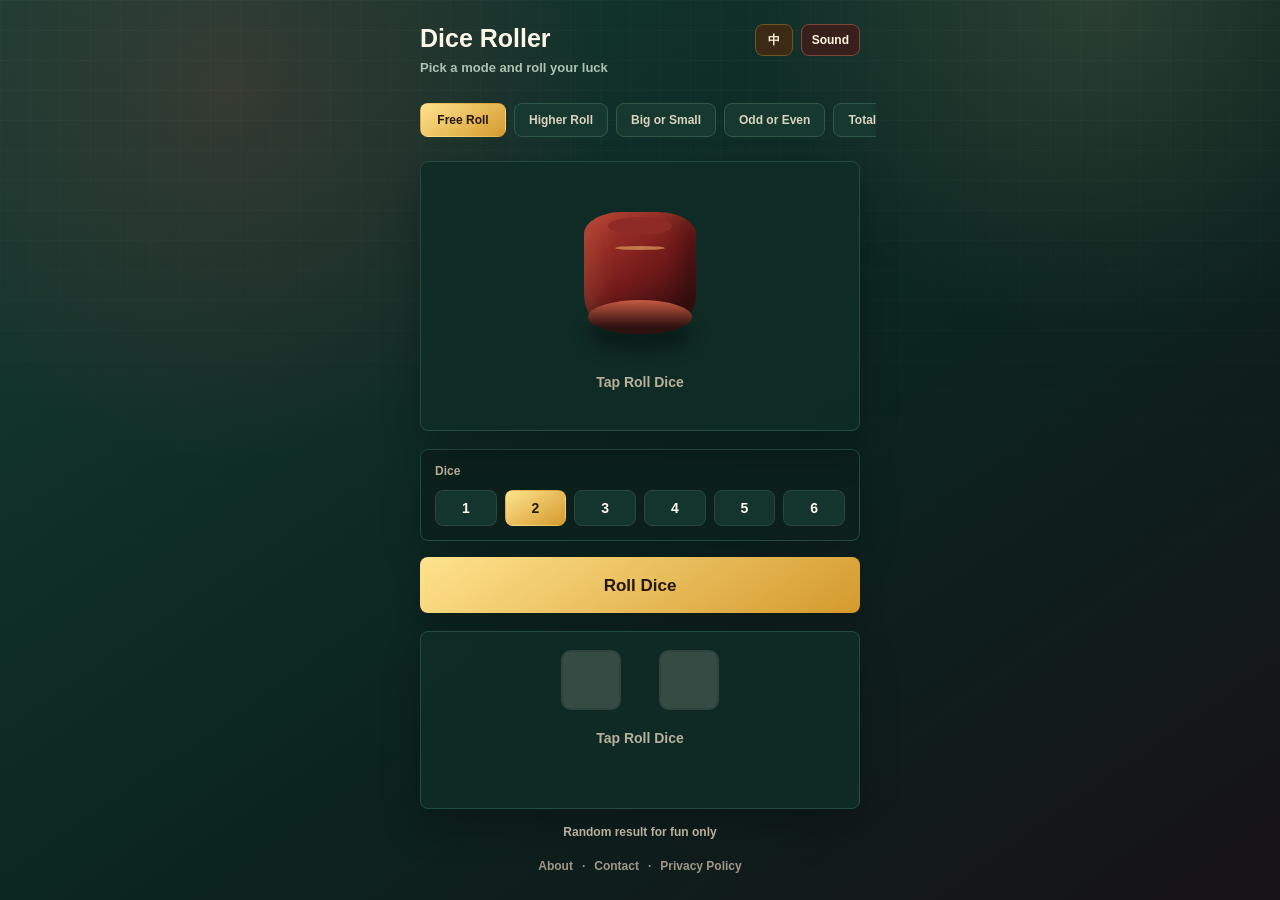
<file: index.html>
<!doctype html>
<html lang="en">
  <head>
    <meta charset="UTF-8" />
    <meta name="viewport" content="width=device-width, initial-scale=1, viewport-fit=cover" />
    <meta
      name="description"
      content="A mobile-friendly dice roller with multiple party modes, swipe-to-reveal dice cup interaction, and bilingual pages."
    />
    <meta name="google-site-verification" content="jJl_vysem5ybrg8cNUhe-QkbvT-rqSMrDuZvG7GknRQ" />
    <title>Dice Roller</title>
    <script
      async
      src="https://pagead2.googlesyndication.com/pagead/js/adsbygoogle.js?client=ca-pub-9318619230731009"
      crossorigin="anonymous"
    ></script>
    <link rel="stylesheet" href="./styles.css" />
  </head>
  <body>
    <main class="app-shell" aria-live="polite">
      <header class="top-bar">
        <div>
          <h1 data-i18n="appTitle">Dice Roller</h1>
          <p data-i18n="subtitle">Pick a mode and roll your luck</p>
        </div>
        <div class="top-actions">
          <button class="icon-button" id="languageButton" type="button" aria-label="Switch language">
            中
          </button>
          <button class="icon-button sound-button" id="soundButton" type="button" aria-label="Toggle sound">
            Sound
          </button>
        </div>
      </header>

      <nav class="mode-tabs" id="modeTabs" aria-label="Dice modes"></nav>

      <section class="hero-panel" id="heroPanel" aria-label="Dice cup">
        <div class="tray-preview" id="trayPreview" aria-hidden="true"></div>
        <div class="cup-wrap" id="cupWrap" role="button" tabindex="0" aria-label="Reveal dice">
          <div class="dice-cup" aria-hidden="true">
            <span></span>
          </div>
        </div>
        <p class="hero-status" id="heroStatus">Tap Roll Dice</p>
      </section>

      <section class="controls-panel" id="controlsPanel"></section>

      <button class="primary-button" id="rollButton" type="button">Roll Dice</button>

      <section class="result-panel" id="resultPanel" aria-label="Result">
        <div class="empty-state">
          <div class="placeholder-dice" aria-hidden="true"></div>
          <div class="placeholder-dice" aria-hidden="true"></div>
          <p data-i18n="tapToRoll">Tap Roll Dice</p>
        </div>
      </section>

      <footer class="footer-note" id="footerNote">
        <p data-i18n="entertainmentNote">Random result for fun only</p>
      </footer>

      <nav class="static-links" id="staticLinks" aria-label="Site links">
        <a href="./about.html" data-i18n="about">About</a>
        <a href="./contact.html" data-i18n="contact">Contact</a>
        <a href="./privacy.html" data-i18n="privacyPolicy">Privacy Policy</a>
      </nav>
    </main>

    <script src="./main.js"></script>
  </body>
</html>
</file>
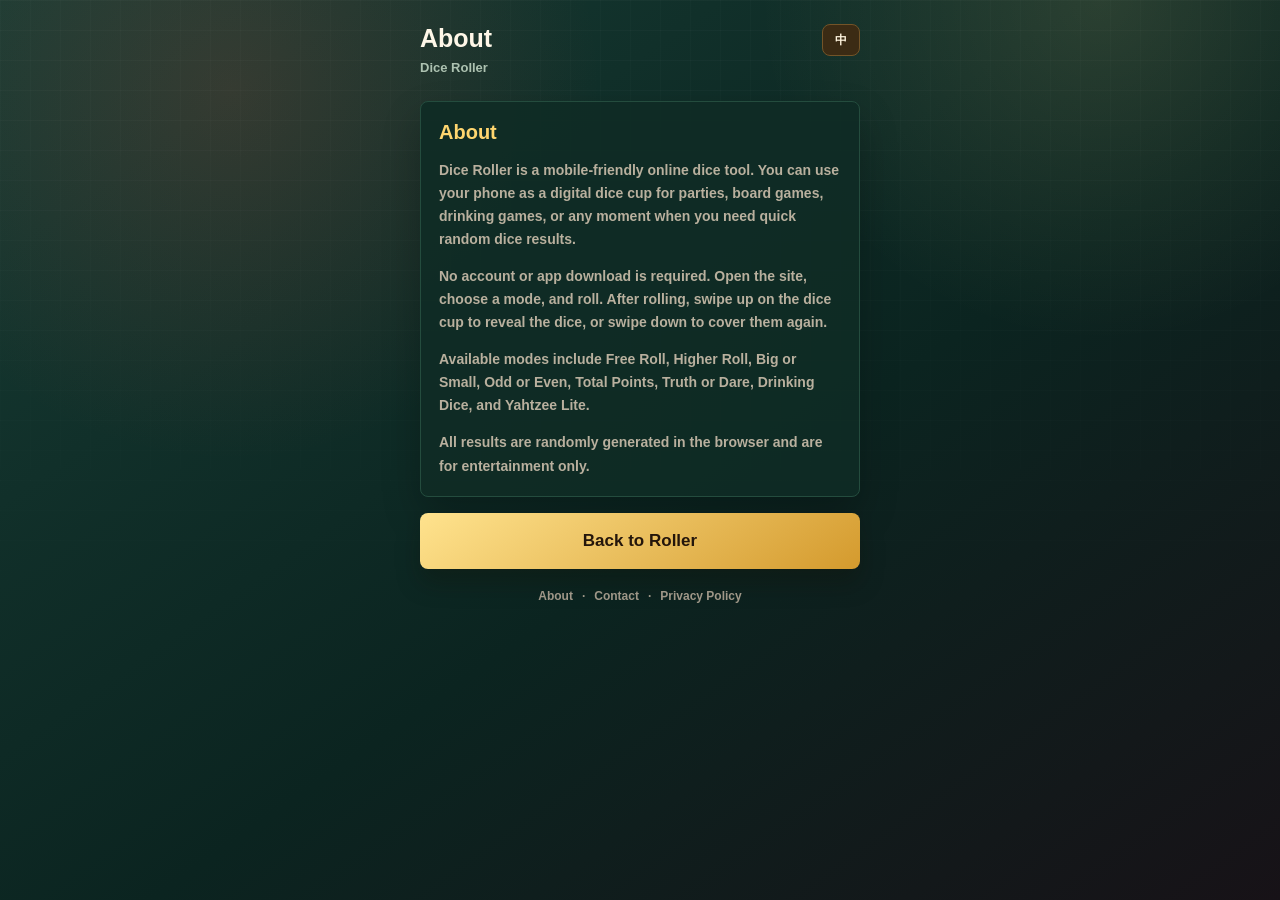
<file: about.html>
<!doctype html>
<html lang="en">
  <head>
    <meta charset="UTF-8" />
    <meta name="viewport" content="width=device-width, initial-scale=1, viewport-fit=cover" />
    <meta name="description" content="About Dice Roller, a mobile-friendly online dice cup." />
    <title>About | Dice Roller</title>
    <script
      async
      src="https://pagead2.googlesyndication.com/pagead/js/adsbygoogle.js?client=ca-pub-9318619230731009"
      crossorigin="anonymous"
    ></script>
    <link rel="stylesheet" href="./styles.css" />
  </head>
  <body>
    <main class="app-shell static-page" data-static-page="about">
      <header class="top-bar">
        <div>
          <h1 data-static-title>About</h1>
          <p>Dice Roller</p>
        </div>
        <button class="icon-button" id="languageButton" type="button" aria-label="Switch language">中</button>
      </header>

      <article class="static-card" id="staticContent"></article>

      <a class="primary-link" href="./index.html" data-ui-copy="backToRoller">Back to Roller</a>

      <nav class="static-links" aria-label="Site links">
        <a href="./about.html" data-ui-copy="about">About</a>
        <a href="./contact.html" data-ui-copy="contact">Contact</a>
        <a href="./privacy.html" data-ui-copy="privacyPolicy">Privacy Policy</a>
      </nav>
    </main>
    <script src="./static.js"></script>
  </body>
</html>
</file>
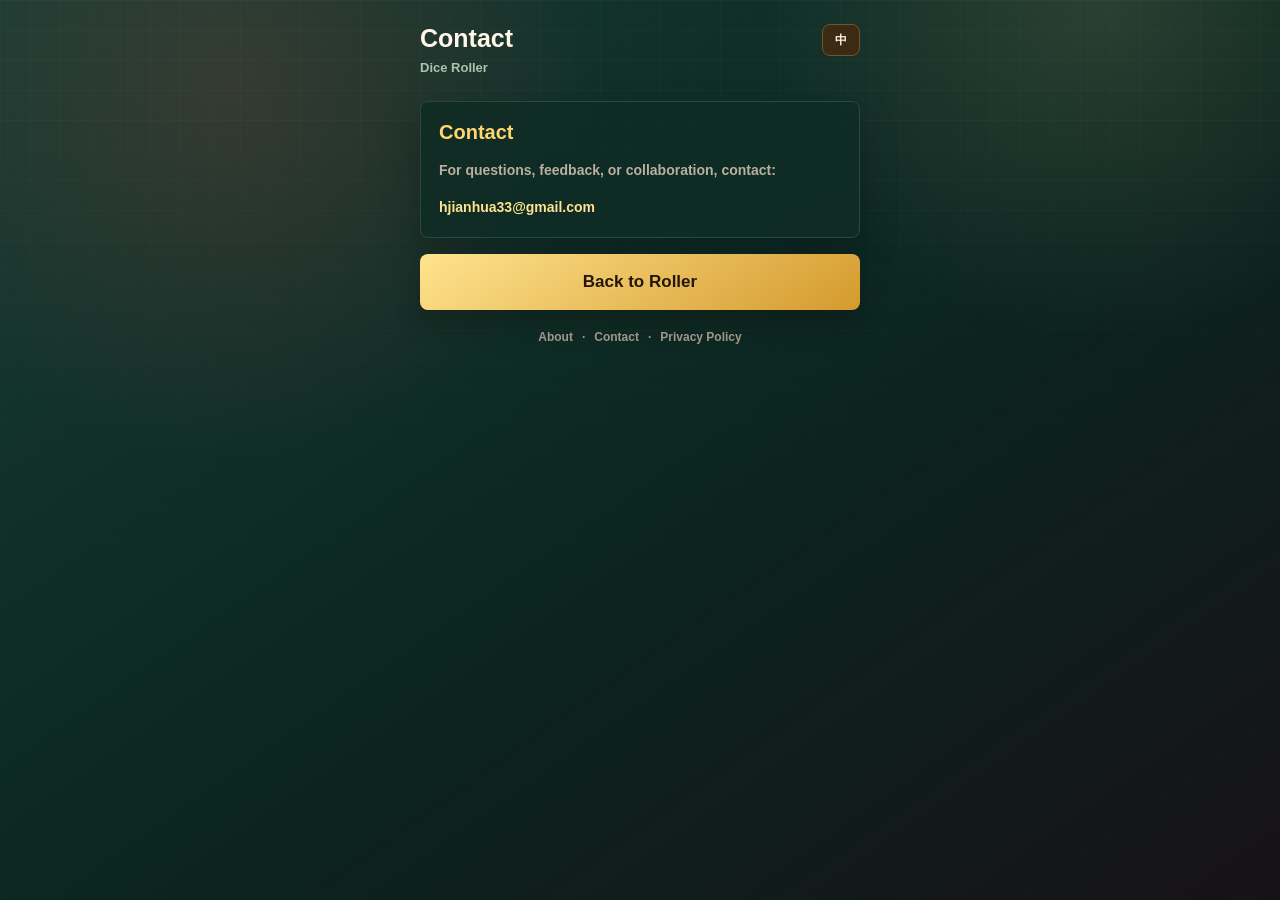
<file: contact.html>
<!doctype html>
<html lang="en">
  <head>
    <meta charset="UTF-8" />
    <meta name="viewport" content="width=device-width, initial-scale=1, viewport-fit=cover" />
    <meta name="description" content="Contact Dice Roller." />
    <title>Contact | Dice Roller</title>
    <script
      async
      src="https://pagead2.googlesyndication.com/pagead/js/adsbygoogle.js?client=ca-pub-9318619230731009"
      crossorigin="anonymous"
    ></script>
    <link rel="stylesheet" href="./styles.css" />
  </head>
  <body>
    <main class="app-shell static-page" data-static-page="contact">
      <header class="top-bar">
        <div>
          <h1 data-static-title>Contact</h1>
          <p>Dice Roller</p>
        </div>
        <button class="icon-button" id="languageButton" type="button" aria-label="Switch language">中</button>
      </header>

      <article class="static-card" id="staticContent"></article>

      <a class="primary-link" href="./index.html" data-ui-copy="backToRoller">Back to Roller</a>

      <nav class="static-links" aria-label="Site links">
        <a href="./about.html" data-ui-copy="about">About</a>
        <a href="./contact.html" data-ui-copy="contact">Contact</a>
        <a href="./privacy.html" data-ui-copy="privacyPolicy">Privacy Policy</a>
      </nav>
    </main>
    <script src="./static.js"></script>
  </body>
</html>
</file>
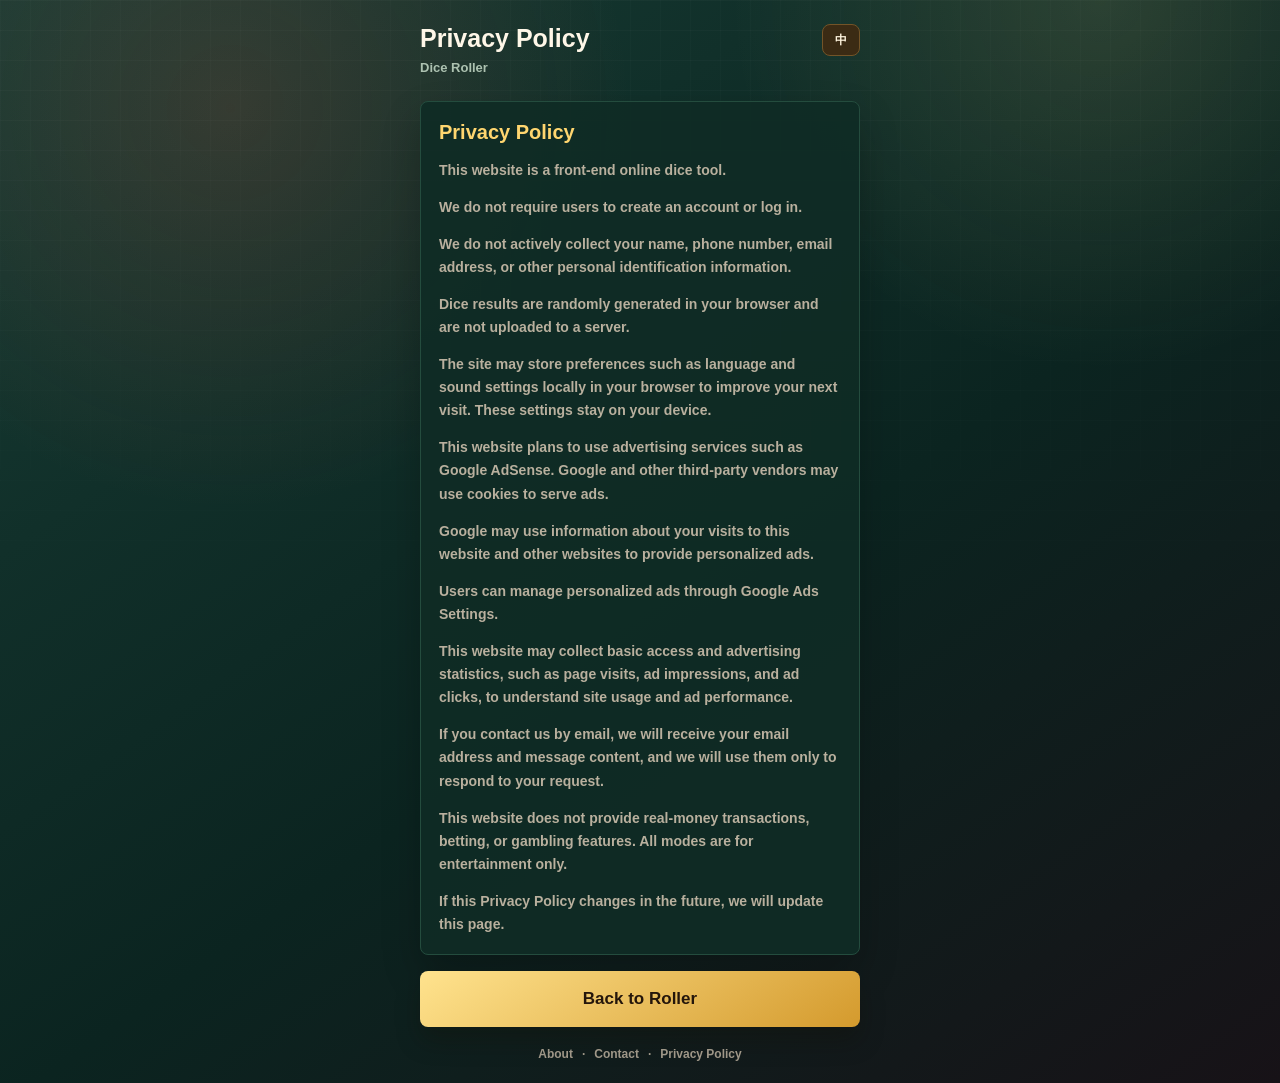
<file: privacy.html>
<!doctype html>
<html lang="en">
  <head>
    <meta charset="UTF-8" />
    <meta name="viewport" content="width=device-width, initial-scale=1, viewport-fit=cover" />
    <meta name="description" content="Privacy Policy for Dice Roller." />
    <title>Privacy Policy | Dice Roller</title>
    <script
      async
      src="https://pagead2.googlesyndication.com/pagead/js/adsbygoogle.js?client=ca-pub-9318619230731009"
      crossorigin="anonymous"
    ></script>
    <link rel="stylesheet" href="./styles.css" />
  </head>
  <body>
    <main class="app-shell static-page" data-static-page="privacyPolicy">
      <header class="top-bar">
        <div>
          <h1 data-static-title>Privacy Policy</h1>
          <p>Dice Roller</p>
        </div>
        <button class="icon-button" id="languageButton" type="button" aria-label="Switch language">中</button>
      </header>

      <article class="static-card" id="staticContent"></article>

      <a class="primary-link" href="./index.html" data-ui-copy="backToRoller">Back to Roller</a>

      <nav class="static-links" aria-label="Site links">
        <a href="./about.html" data-ui-copy="about">About</a>
        <a href="./contact.html" data-ui-copy="contact">Contact</a>
        <a href="./privacy.html" data-ui-copy="privacyPolicy">Privacy Policy</a>
      </nav>
    </main>
    <script src="./static.js"></script>
  </body>
</html>
</file>
<file: styles.css>
:root {
  --background-top: #173c34;
  --background-middle: #0b2420;
  --background-bottom: #171217;
  --surface: #102c25;
  --surface-muted: #0d201c;
  --surface-warm: #351b17;
  --stroke-green: #244c3e;
  --stroke-muted: #2b473e;
  --stroke-warm: #a24734;
  --gold-top: #ffe38e;
  --gold-bottom: #d49a2d;
  --red-top: #e2543e;
  --red-bottom: #90211e;
  --cup-top: #b43b2e;
  --cup-middle: #6f1919;
  --cup-bottom: #2b0d12;
  --text-primary: #fff7e8;
  --text-secondary: #b9b09e;
  --text-muted: #9f9788;
  --dice-face: #fffaf0;
  --dice-pip: #161616;
  --panel-radius: 8px;
}

* {
  box-sizing: border-box;
}

html {
  min-height: 100%;
  background: #07110f;
}

body {
  min-height: 100%;
  margin: 0;
  overflow-x: hidden;
  background:
    radial-gradient(circle at 18% 10%, rgba(226, 84, 62, 0.16), transparent 28%),
    radial-gradient(circle at 86% 0%, rgba(255, 227, 142, 0.12), transparent 24%),
    linear-gradient(145deg, var(--background-top), var(--background-middle) 56%, var(--background-bottom));
  color: var(--text-primary);
  font-family: -apple-system, BlinkMacSystemFont, "Segoe UI", "PingFang SC", "Microsoft YaHei", Arial, sans-serif;
}

body::before {
  position: fixed;
  inset: 0;
  pointer-events: none;
  content: "";
  background-image:
    linear-gradient(rgba(255, 255, 255, 0.035) 1px, transparent 1px),
    linear-gradient(90deg, rgba(255, 255, 255, 0.025) 1px, transparent 1px);
  background-size: 30px 30px;
  mask-image: linear-gradient(to bottom, rgba(0, 0, 0, 0.75), transparent 78%);
}

button,
a {
  font: inherit;
}

button {
  border: 0;
}

a {
  color: inherit;
}

.app-shell {
  position: relative;
  width: min(100%, 480px);
  min-height: 100vh;
  min-height: 100dvh;
  margin: 0 auto;
  padding: 24px 16px calc(22px + env(safe-area-inset-bottom));
}

.top-bar {
  display: flex;
  align-items: flex-start;
  justify-content: space-between;
  gap: 14px;
}

.top-bar h1 {
  margin: 0;
  color: var(--text-primary);
  font-size: 25px;
  font-weight: 850;
  line-height: 1.12;
  letter-spacing: 0;
}

.top-bar p {
  margin: 7px 0 0;
  color: #adc2b1;
  font-size: 13px;
  font-weight: 650;
  line-height: 1.35;
}

.top-actions {
  display: flex;
  flex: 0 0 auto;
  gap: 8px;
}

.icon-button {
  min-width: 38px;
  height: 32px;
  padding: 0 10px;
  border: 1px solid #735428;
  border-radius: var(--panel-radius);
  background: #3b2b14;
  color: #fff5df;
  font-size: 12px;
  font-weight: 850;
  line-height: 30px;
}

.sound-button {
  min-width: 58px;
  border-color: #7c4a38;
  background: #37201b;
}

.mode-tabs {
  display: flex;
  gap: 8px;
  margin: 26px -16px 0 0;
  padding: 0 16px 4px 0;
  overflow-x: auto;
  overscroll-behavior-x: contain;
  scrollbar-width: none;
}

.mode-tabs::-webkit-scrollbar {
  display: none;
}

.mode-tab {
  flex: 0 0 auto;
  min-width: 86px;
  height: 34px;
  padding: 0 14px;
  border: 1px solid #315747;
  border-radius: var(--panel-radius);
  background: #17382f;
  color: #dad3c4;
  font-size: 12px;
  font-weight: 800;
  white-space: nowrap;
}

.mode-tab.is-active {
  border-color: transparent;
  background: linear-gradient(145deg, var(--gold-top), var(--gold-bottom));
  color: #24160b;
}

.mode-tab:disabled,
.primary-button:disabled,
.count-button:disabled,
.secondary-button:disabled {
  cursor: not-allowed;
  opacity: 0.62;
}

.hero-panel,
.result-panel,
.controls-panel,
.static-card {
  border: 1px solid var(--stroke-green);
  border-radius: var(--panel-radius);
  background: rgba(16, 44, 37, 0.92);
  box-shadow: 0 18px 38px rgba(0, 0, 0, 0.24);
}

.hero-panel {
  position: relative;
  min-height: 270px;
  margin-top: 20px;
  padding: 22px 16px 16px;
  overflow: hidden;
  text-align: center;
}

.tray-preview {
  position: absolute;
  left: 50%;
  top: 82px;
  display: flex;
  width: min(88%, 292px);
  min-height: 86px;
  align-items: center;
  justify-content: center;
  gap: 8px;
  transform: translateX(-50%);
  opacity: 0;
  transition: opacity 180ms ease;
}

.hero-panel.has-result.is-open .tray-preview {
  opacity: 1;
}

.hero-panel.has-result.is-closed .tray-preview {
  opacity: 0.22;
  filter: blur(1px);
}

.cup-wrap {
  position: relative;
  z-index: 2;
  display: flex;
  justify-content: center;
  width: 170px;
  height: 190px;
  margin: 0 auto;
  touch-action: none;
  cursor: pointer;
  transform: translateY(var(--cup-offset, 0px));
  transition: transform 180ms ease;
}

.cup-wrap.is-dragging {
  transition: none;
}

.cup-wrap.is-rolling {
  animation: shakeCup 1500ms ease-in-out both;
}

.dice-cup {
  position: relative;
  width: 140px;
  height: 170px;
}

.dice-cup::before {
  position: absolute;
  left: 14px;
  top: 28px;
  width: 112px;
  height: 116px;
  border-radius: 38px 38px 28px 28px / 22px 22px 34px 34px;
  content: "";
  background: linear-gradient(145deg, var(--cup-top), var(--cup-middle) 55%, var(--cup-bottom));
  box-shadow: inset 12px 0 22px rgba(255, 210, 142, 0.12), inset -14px -20px 22px rgba(0, 0, 0, 0.3);
}

.dice-cup::after {
  position: absolute;
  left: 18px;
  bottom: 20px;
  width: 104px;
  height: 34px;
  border-radius: 50%;
  content: "";
  background: linear-gradient(180deg, #c65a43, #2f1111 78%);
  box-shadow: 0 17px 18px rgba(0, 0, 0, 0.34);
}

.dice-cup span {
  position: absolute;
  left: 38px;
  top: 33px;
  width: 64px;
  height: 18px;
  border-radius: 50%;
  background: #8f2b25;
  box-shadow: 0 22px 0 -7px rgba(241, 179, 109, 0.58);
}

.hero-status {
  position: relative;
  z-index: 3;
  min-height: 20px;
  margin: 0;
  color: var(--text-secondary);
  font-size: 14px;
  font-weight: 700;
}

.controls-panel {
  margin-top: 18px;
  padding: 14px;
  background: rgba(13, 32, 28, 0.92);
}

.control-label {
  display: flex;
  align-items: baseline;
  justify-content: space-between;
  gap: 12px;
  margin-bottom: 12px;
  color: var(--text-secondary);
  font-size: 12px;
  font-weight: 700;
}

.control-hint {
  color: var(--text-muted);
  font-size: 11px;
}

.count-grid {
  display: grid;
  grid-template-columns: repeat(6, minmax(0, 1fr));
  gap: 8px;
}

.count-grid.three {
  grid-template-columns: repeat(3, minmax(0, 1fr));
}

.count-button {
  height: 36px;
  border: 1px solid var(--stroke-muted);
  border-radius: var(--panel-radius);
  background: #14352d;
  color: var(--text-primary);
  font-size: 14px;
  font-weight: 850;
}

.count-button.is-active {
  border-color: transparent;
  background: linear-gradient(145deg, var(--gold-top), var(--gold-bottom));
  color: #24160b;
}

.fixed-mode-copy {
  margin: 0;
  color: var(--text-secondary);
  font-size: 13px;
  font-weight: 700;
  line-height: 1.5;
}

.primary-button,
.primary-link {
  display: block;
  width: 100%;
  height: 56px;
  margin-top: 16px;
  border-radius: var(--panel-radius);
  background: linear-gradient(145deg, var(--gold-top), var(--gold-bottom));
  color: #24160b;
  box-shadow: 0 14px 24px rgba(18, 13, 4, 0.28);
  font-size: 17px;
  font-weight: 900;
  line-height: 56px;
  text-align: center;
  text-decoration: none;
}

.result-panel {
  min-height: 178px;
  margin-top: 18px;
  padding: 18px 14px;
  transition: opacity 180ms ease, filter 180ms ease;
}

.result-panel.is-covered {
  pointer-events: none;
  user-select: none;
}

.result-panel.is-covered .covered-result {
  min-height: 124px;
  display: grid;
  place-items: center;
  color: var(--text-secondary);
  text-align: center;
  font-size: 14px;
  font-weight: 800;
}

.empty-state {
  display: grid;
  grid-template-columns: repeat(2, 60px);
  justify-content: center;
  gap: 12px 38px;
  color: var(--text-secondary);
  text-align: center;
}

.empty-state p {
  grid-column: 1 / -1;
  margin: 8px 0 0;
  font-size: 14px;
  font-weight: 700;
}

.placeholder-dice {
  width: 60px;
  aspect-ratio: 1;
  border: 2px solid #d6cbbc;
  border-radius: 10px;
  background: var(--dice-face);
  opacity: 0.16;
}

.dice-row {
  display: flex;
  flex-wrap: wrap;
  justify-content: center;
  gap: 12px;
}

.dice-row.yahtzee-row {
  gap: 8px;
}

.die {
  display: grid;
  grid-template-areas:
    "a b c"
    "d e f"
    "g h i";
  width: 60px;
  aspect-ratio: 1;
  padding: 10px;
  border: 2px solid #d6cbbc;
  border-radius: 10px;
  background: var(--dice-face);
  box-shadow: inset 0 -5px 10px rgba(0, 0, 0, 0.1), 0 10px 18px rgba(0, 0, 0, 0.28);
  animation: popIn 240ms ease-out both;
}

.die.large {
  width: 66px;
}

.die.small {
  width: 50px;
  padding: 8px;
}

.pip {
  width: 8px;
  height: 8px;
  place-self: center;
  border-radius: 50%;
  background: var(--dice-pip);
}

.pip.a { grid-area: a; }
.pip.b { grid-area: b; }
.pip.c { grid-area: c; }
.pip.d { grid-area: d; }
.pip.e { grid-area: e; }
.pip.f { grid-area: f; }
.pip.g { grid-area: g; }
.pip.h { grid-area: h; }
.pip.i { grid-area: i; }

.result-title,
.result-caption {
  margin: 0;
  color: var(--text-secondary);
  text-align: center;
  font-size: 12px;
  font-weight: 700;
}

.score-number {
  margin: 18px 0 2px;
  color: #ffd66f;
  text-align: center;
  font-size: 48px;
  font-weight: 950;
  line-height: 1;
}

.result-caption {
  margin-top: 4px;
  color: var(--text-primary);
  font-size: 14px;
}

.compare-hint,
.expression,
.description {
  margin: 12px 0 0;
  color: var(--text-secondary);
  text-align: center;
  font-size: 13px;
  font-weight: 700;
  line-height: 1.45;
}

.badge-row {
  display: flex;
  flex-wrap: wrap;
  justify-content: center;
  gap: 8px;
  margin-top: 14px;
}

.badge {
  min-width: 82px;
  padding: 10px 14px;
  border-radius: var(--panel-radius);
  background: linear-gradient(145deg, var(--red-top), var(--red-bottom));
  color: var(--text-primary);
  text-align: center;
  font-size: 15px;
  font-weight: 900;
}

.detail-card,
.task-card {
  margin-top: 16px;
  padding: 14px;
  border: 1px solid var(--stroke-warm);
  border-radius: var(--panel-radius);
  background: var(--surface-warm);
}

.detail-card p,
.task-card p {
  margin: 0;
}

.detail-card .label,
.task-card .label {
  color: var(--text-primary);
  font-size: 14px;
  font-weight: 850;
}

.detail-card .sub,
.task-card .sub {
  margin-top: 8px;
  color: var(--text-secondary);
  font-size: 12px;
  font-weight: 700;
  line-height: 1.5;
}

.task-type {
  color: #ffd66f;
  font-size: 18px;
  font-weight: 900;
}

.task-text {
  margin-top: 10px;
  color: var(--text-primary);
  font-size: 15px;
  font-weight: 750;
  line-height: 1.55;
}

.secondary-button {
  width: 100%;
  height: 42px;
  margin-top: 14px;
  border: 1px solid #735428;
  border-radius: var(--panel-radius);
  background: #3b2b14;
  color: #fff5df;
  font-size: 14px;
  font-weight: 850;
}

.safety-notice {
  margin-top: 14px;
  padding: 12px;
  border: 1px solid #735428;
  border-radius: var(--panel-radius);
  background: rgba(59, 43, 20, 0.72);
  color: #f5dfab;
  font-size: 12px;
  font-weight: 700;
  line-height: 1.45;
}

.footer-note {
  margin-top: 16px;
  text-align: center;
}

.footer-note p {
  margin: 0;
  color: var(--text-secondary);
  font-size: 12px;
  font-weight: 650;
}

.static-links {
  display: flex;
  flex-wrap: wrap;
  justify-content: center;
  gap: 9px;
  margin-top: 20px;
  color: var(--text-muted);
  font-size: 12px;
  font-weight: 800;
}

.static-links a {
  text-decoration: none;
}

.static-links a + a::before {
  margin-right: 9px;
  content: "·";
  color: var(--text-muted);
}

.static-page .top-bar {
  margin-bottom: 24px;
}

.static-card {
  padding: 18px;
}

.static-card h2 {
  margin: 0 0 14px;
  color: #ffd66f;
  font-size: 20px;
  font-weight: 900;
  line-height: 1.25;
}

.static-card p {
  margin: 0 0 14px;
  color: var(--text-secondary);
  font-size: 14px;
  font-weight: 700;
  line-height: 1.65;
}

.static-card p:last-child {
  margin-bottom: 0;
}

.static-card a {
  color: #ffe38e;
  font-weight: 900;
  text-decoration: none;
}

@keyframes shakeCup {
  0% { transform: translateX(0) translateY(var(--cup-offset, 0px)) rotate(0deg); }
  15% { transform: translateX(-14px) translateY(calc(var(--cup-offset, 0px) + 3px)) rotate(-8deg); }
  30% { transform: translateX(14px) translateY(calc(var(--cup-offset, 0px) - 2px)) rotate(8deg); }
  45% { transform: translateX(-12px) translateY(calc(var(--cup-offset, 0px) + 2px)) rotate(-6deg); }
  60% { transform: translateX(12px) translateY(calc(var(--cup-offset, 0px) - 3px)) rotate(6deg); }
  75% { transform: translateX(-8px) translateY(calc(var(--cup-offset, 0px) + 2px)) rotate(-4deg); }
  100% { transform: translateX(0) translateY(var(--cup-offset, 0px)) rotate(0deg); }
}

@keyframes popIn {
  0% { transform: scale(0.6); opacity: 0; }
  70% { transform: scale(1.08); opacity: 1; }
  100% { transform: scale(1); opacity: 1; }
}

@media (min-width: 430px) {
  .app-shell {
    padding-inline: 20px;
  }
}

@media (max-width: 374px) {
  .app-shell {
    padding-inline: 14px;
  }

  .top-bar {
    gap: 8px;
  }

  .icon-button {
    min-width: 34px;
    padding-inline: 8px;
  }

  .sound-button {
    min-width: 54px;
  }

  .die.large {
    width: 60px;
  }

  .die.small {
    width: 46px;
  }

  .score-number {
    font-size: 44px;
  }
}
</file>
